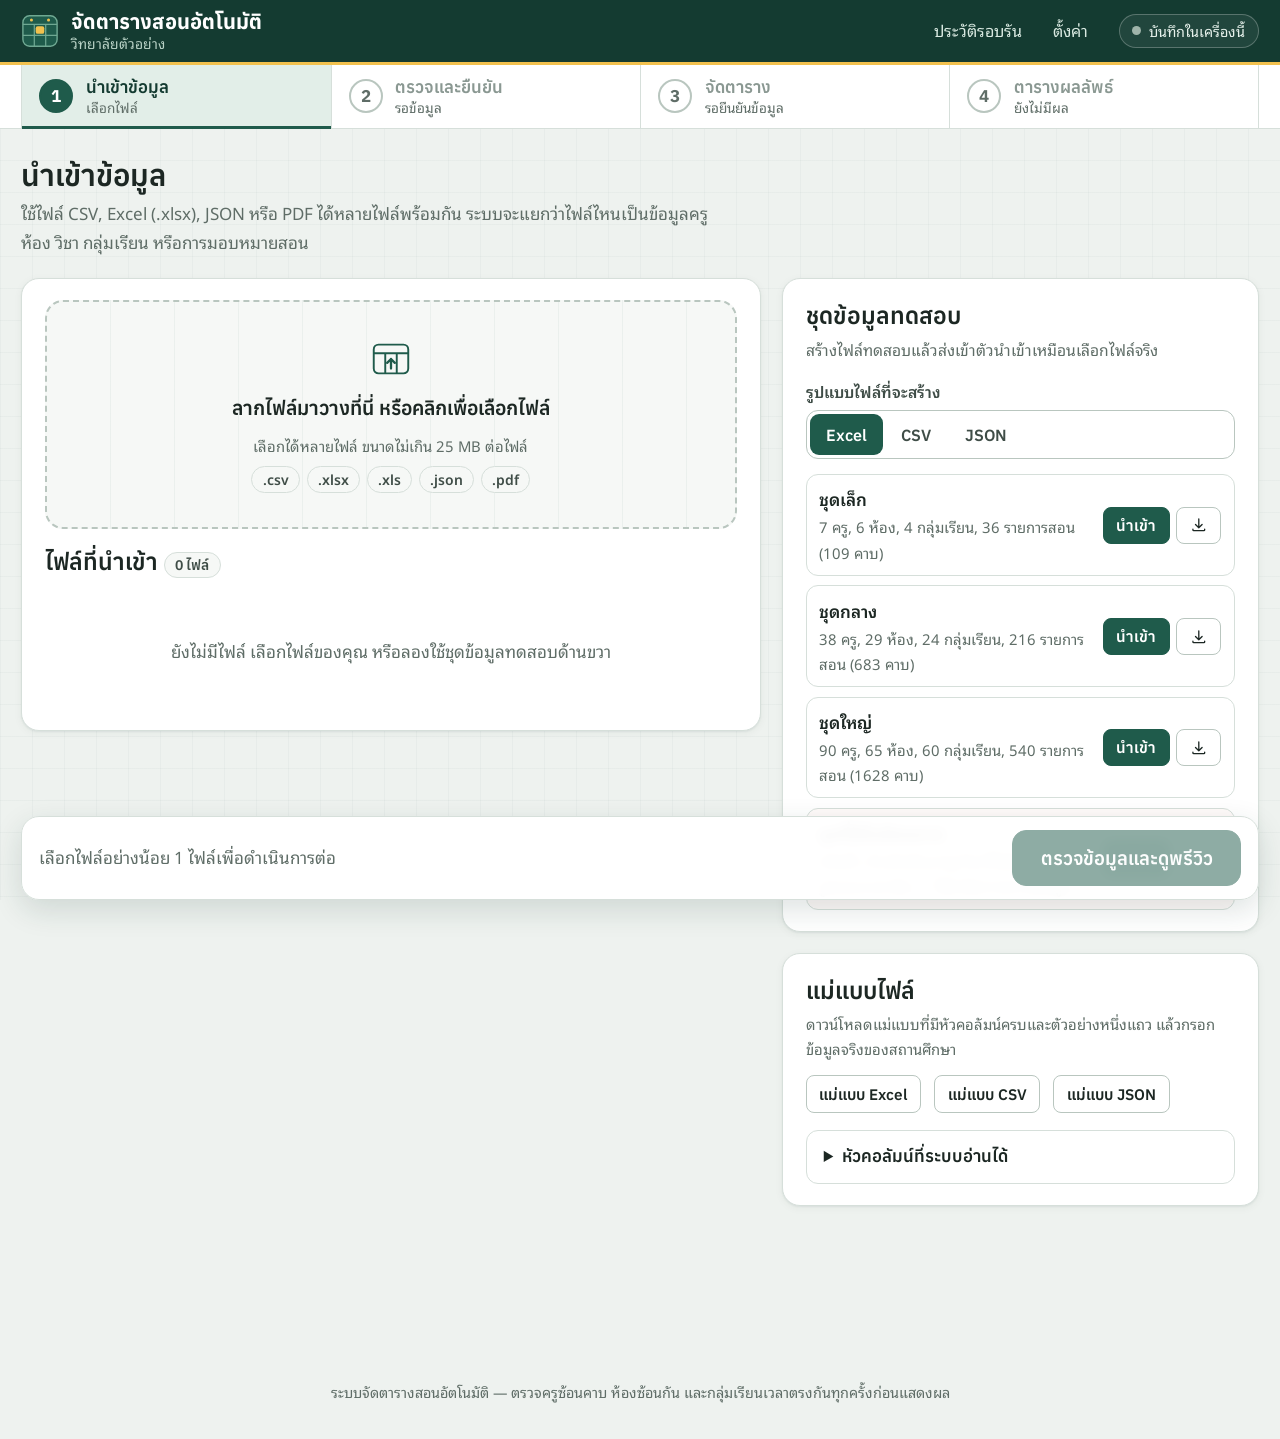
<file: index.html>
<!doctype html>
<html lang="th">
<head>
  <meta charset="utf-8">
  <meta name="viewport" content="width=device-width, initial-scale=1">
  <title>จัดตารางสอนอัตโนมัติ</title>
  <meta name="description" content="ระบบจัดตารางสอนอัตโนมัติ นำเข้าข้อมูลครู ห้อง วิชา กลุ่มเรียน แล้วจัดตารางโดยไม่ให้ครู ห้อง หรือกลุ่มเรียนซ้อนเวลากัน">
  <meta name="theme-color" content="#143b31">
  <link rel="icon" href="favicon.svg" type="image/svg+xml">
  <link rel="preconnect" href="https://fonts.googleapis.com">
  <link rel="preconnect" href="https://fonts.gstatic.com" crossorigin>
  <link rel="stylesheet" href="https://fonts.googleapis.com/css2?family=Anuphan:wght@400;500;600;700&family=Noto+Sans+Thai+Looped:wght@400;500;600;700&display=swap">
  <link rel="stylesheet" href="css/base.css">
  <link rel="stylesheet" href="css/layout.css">
  <link rel="stylesheet" href="css/components.css">
  <link rel="stylesheet" href="css/timetable.css">
</head>
<body>
  <a class="skip-link" href="#main">ข้ามไปที่เนื้อหา</a>

  <header class="topbar">
    <div class="topbar-inner">
      <a class="brand" href="#import" aria-label="จัดตารางสอนอัตโนมัติ หน้าแรก">
        <svg class="brand-mark" viewBox="0 0 40 40" aria-hidden="true">
          <rect x="2" y="4" width="36" height="32" rx="7" fill="#1f5b4b" stroke="#6fa892" stroke-width="1.5"/>
          <path d="M2 13h36M14 13v23M26 13v23M2 24.5h36" stroke="#6fa892" stroke-width="1.3"/>
          <rect x="15.5" y="15" width="9" height="8" rx="2" fill="#f2c14e"/>
          <circle cx="11" cy="8.5" r="1.6" fill="#f2c14e"/><circle cx="29" cy="8.5" r="1.6" fill="#f2c14e"/>
        </svg>
        <span class="brand-name">จัดตารางสอนอัตโนมัติ<span class="brand-sub" id="brandSub">วิทยาลัยตัวอย่าง</span></span>
      </a>
      <span class="topbar-spacer"></span>
      <nav class="topbar-links" aria-label="เมนูเสริม">
        <a href="#history" data-nav="history">ประวัติรอบรัน</a>
        <a href="#settings" data-nav="settings">ตั้งค่า</a>
      </nav>
      <button type="button" class="store-chip" id="storeChip" data-state="local" title="ที่เก็บข้อมูล">
        <span class="dot" aria-hidden="true"></span><span id="storeChipText">บันทึกในเครื่องนี้</span>
      </button>
    </div>
  </header>

  <div class="stepper-wrap">
    <nav aria-label="ขั้นตอนการทำงาน">
      <ol class="stepper" id="stepper">
        <li><a href="#import" data-step="import"><span class="step-no">1</span><span class="step-text"><span class="step-name">นำเข้าข้อมูล</span><span class="step-state" data-state-for="import">เลือกไฟล์</span></span></a></li>
        <li><a href="#preview" data-step="preview"><span class="step-no">2</span><span class="step-text"><span class="step-name">ตรวจและยืนยัน</span><span class="step-state" data-state-for="preview">รอข้อมูล</span></span></a></li>
        <li><a href="#run" data-step="run"><span class="step-no">3</span><span class="step-text"><span class="step-name">จัดตาราง</span><span class="step-state" data-state-for="run">รอยืนยันข้อมูล</span></span></a></li>
        <li><a href="#results" data-step="results"><span class="step-no">4</span><span class="step-text"><span class="step-name">ตารางผลลัพธ์</span><span class="step-state" data-state-for="results">ยังไม่มีผล</span></span></a></li>
      </ol>
    </nav>
  </div>

  <main id="main" tabindex="-1">

    <!-- ===================== 1) นำเข้าข้อมูล ===================== -->
    <section class="view" id="view-import" data-view="import" hidden>
      <div class="page-head">
        <div>
          <h1>นำเข้าข้อมูล</h1>
          <p>ใช้ไฟล์ CSV, Excel (.xlsx), JSON หรือ PDF ได้หลายไฟล์พร้อมกัน ระบบจะแยกว่าไฟล์ไหนเป็นข้อมูลครู ห้อง วิชา กลุ่มเรียน หรือการมอบหมายสอน</p>
        </div>
      </div>
      <div class="cols-2">
        <div class="stack">
          <div class="panel">
            <label class="dropzone" id="dropzone" for="fileInput">
              <svg viewBox="0 0 48 48" fill="none" stroke="currentColor" stroke-width="2" aria-hidden="true"><rect x="6" y="9" width="36" height="30" rx="5"/><path d="M6 18h36M18 18v21M30 18v21"/><path d="M24 34V24m0 0-4 4m4-4 4 4" stroke-width="2.4" stroke-linecap="round" stroke-linejoin="round"/></svg>
              <span class="dz-title">ลากไฟล์มาวางที่นี่ หรือคลิกเพื่อเลือกไฟล์</span>
              <span class="muted small">เลือกได้หลายไฟล์ ขนาดไม่เกิน 25 MB ต่อไฟล์</span>
              <span class="dz-types"><span class="badge">.csv</span><span class="badge">.xlsx</span><span class="badge">.xls</span><span class="badge">.json</span><span class="badge">.pdf</span></span>
            </label>
            <input type="file" id="fileInput" class="sr-only" multiple accept=".csv,.tsv,.txt,.xlsx,.xls,.ods,.json,.pdf,text/csv,application/json,application/pdf,application/vnd.openxmlformats-officedocument.spreadsheetml.sheet">
            <div class="row between" style="margin-top:1rem">
              <h2 style="margin:0">ไฟล์ที่นำเข้า <span class="badge" id="jobCount">0 ไฟล์</span></h2>
              <button type="button" class="btn btn-sm btn-ghost" id="clearJobs" hidden>ล้างรายการทั้งหมด</button>
            </div>
            <ul class="jobs" id="jobs" aria-live="polite"></ul>
            <div class="empty-state" id="jobsEmpty">
              <p style="margin:0 auto">ยังไม่มีไฟล์ เลือกไฟล์ของคุณ หรือลองใช้ชุดข้อมูลทดสอบด้านขวา</p>
            </div>
          </div>
        </div>

        <aside class="stack">
          <div class="panel">
            <div class="panel-head">
              <div>
                <h2>ชุดข้อมูลทดสอบ</h2>
                <p>สร้างไฟล์ทดสอบแล้วส่งเข้าตัวนำเข้าเหมือนเลือกไฟล์จริง</p>
              </div>
            </div>
            <div class="field" style="margin-bottom:0.9rem">
              <span>รูปแบบไฟล์ที่จะสร้าง</span>
              <div class="segmented" id="sampleFormat" role="group" aria-label="รูปแบบไฟล์ชุดทดสอบ">
                <button type="button" data-fmt="xlsx" aria-pressed="true">Excel</button>
                <button type="button" data-fmt="csv" aria-pressed="false">CSV</button>
                <button type="button" data-fmt="json" aria-pressed="false">JSON</button>
              </div>
            </div>
            <div class="stack" style="gap:0.55rem" id="sampleButtons"></div>
          </div>

          <div class="panel">
            <h2>แม่แบบไฟล์</h2>
            <p class="muted small">ดาวน์โหลดแม่แบบที่มีหัวคอลัมน์ครบและตัวอย่างหนึ่งแถว แล้วกรอกข้อมูลจริงของสถานศึกษา</p>
            <div class="row">
              <button type="button" class="btn btn-sm" data-template="xlsx">แม่แบบ Excel</button>
              <button type="button" class="btn btn-sm" data-template="csv">แม่แบบ CSV</button>
              <button type="button" class="btn btn-sm" data-template="json">แม่แบบ JSON</button>
            </div>
            <details class="help" style="margin-top:1rem">
              <summary>หัวคอลัมน์ที่ระบบอ่านได้</summary>
              <div class="help-body" id="columnHelp"></div>
            </details>
          </div>
        </aside>
      </div>

      <div class="footer-bar">
        <span id="importSummary" class="muted">เลือกไฟล์อย่างน้อย 1 ไฟล์เพื่อดำเนินการต่อ</span>
        <button type="button" class="btn btn-primary btn-lg" id="toPreview" disabled>ตรวจข้อมูลและดูพรีวิว</button>
      </div>
    </section>

    <!-- ===================== 2) ตรวจและยืนยัน ===================== -->
    <section class="view" id="view-preview" data-view="preview" hidden>
      <div class="page-head">
        <div>
          <h1>ตรวจข้อมูลก่อนบันทึก</h1>
          <p>เทียบจำนวนรายการที่ระบบอ่านได้กับไฟล์ต้นฉบับ ดูข้อผิดพลาดพร้อมวิธีแก้ แล้วจึงกด "ยืนยันข้อมูลนำเข้า"</p>
        </div>
        <div class="page-actions">
          <a class="btn" href="#import">กลับไปแก้ไฟล์</a>
        </div>
      </div>
      <div id="previewBody"></div>
      <div class="footer-bar" id="previewFooter">
        <span id="confirmHint"></span>
        <button type="button" class="btn btn-primary btn-lg" id="confirmImport">ยืนยันข้อมูลนำเข้า</button>
      </div>
    </section>

    <!-- ===================== 3) จัดตาราง ===================== -->
    <section class="view" id="view-run" data-view="run" hidden>
      <div class="page-head">
        <div>
          <h1>จัดตาราง</h1>
          <p id="runDatasetLine">กำหนดช่วงเวลาเรียน แล้วกด "จัดตาราง" ระหว่างคำนวณสามารถยกเลิกหรือเริ่มใหม่ได้</p>
        </div>
      </div>
      <div class="cols-run">
        <div class="panel" id="settingsPanel">
          <div class="panel-head"><div><h2>ช่วงเวลาเรียน</h2><p>ใช้กับการจัดตารางทุกกลุ่มเรียน</p></div></div>
          <div class="ruler" id="ruler" aria-label="คาบเรียนและเวลา"></div>
          <form id="settingsForm" class="form-grid" style="margin-top:1rem" onsubmit="return false">
            <div class="field span-2">
              <span>วันเรียน</span>
              <div class="day-picks" id="dayPicks"></div>
            </div>
            <label class="field"><span>จำนวนคาบต่อวัน</span><input class="input" type="number" name="periodsPerDay" min="3" max="14" required></label>
            <label class="field"><span>เวลาเริ่มคาบแรก</span><input class="input" type="time" name="startTime" required></label>
            <label class="field"><span>ความยาวคาบ (นาที)</span><input class="input" type="number" name="periodMinutes" min="30" max="120" step="5" required></label>
            <label class="field"><span>พักกลางวันหลังคาบที่</span><input class="input" type="number" name="breakAfter" min="0" max="13"><span class="hint">ใส่ 0 ถ้าไม่มีพัก</span></label>
            <label class="field"><span>ความยาวพัก (นาที)</span><input class="input" type="number" name="breakMinutes" min="0" max="120" step="5"></label>
            <label class="field"><span>คาบต่อเนื่องสูงสุดต่อครั้ง</span><input class="input" type="number" name="maxBlock" min="1" max="8"><span class="hint">วิชา 5 คาบ แบ่งได้เป็น 3+2</span></label>
            <label class="field"><span>ช่วงกิจกรรม (ไม่จัดสอน)</span><input class="input" type="text" name="blocked" placeholder="เช่น พ7-8"><span class="hint">วันย่อ+คาบ คั่นด้วย ; เช่น พ7-8; ศ8</span></label>
            <label class="field"><span>ชื่อกิจกรรม</span><input class="input" type="text" name="blockedLabel" placeholder="กิจกรรมชมรม"></label>
            <label class="check span-2"><input type="checkbox" name="noCrossBreak"> <span>ห้ามเรียนต่อเนื่องคร่อมช่วงพักกลางวัน</span></label>
            <label class="check span-2"><input type="checkbox" name="oneSessionPerDay"> <span>วิชาเดียวกันของกลุ่มเดียวกันไม่เรียนซ้ำวัน (ถ้าทำได้)</span></label>
            <div class="field span-2">
              <span>ความละเอียดการค้นหา</span>
              <div class="segmented" id="qualityPick" role="group" aria-label="ความละเอียดการค้นหา">
                <button type="button" data-q="fast" aria-pressed="false">เร็ว</button>
                <button type="button" data-q="normal" aria-pressed="true">มาตรฐาน</button>
                <button type="button" data-q="deep" aria-pressed="false">ละเอียด</button>
              </div>
              <span class="hint" id="qualityHint"></span>
            </div>
          </form>
          <div id="settingsError" style="margin-top:0.8rem"></div>
        </div>

        <div class="stack">
          <div class="panel" id="runPanel">
            <div class="panel-head">
              <div><h2>สถานะการคำนวณ</h2><p id="runModeLine">พร้อมจัดตาราง</p></div>
              <span class="badge" id="runStatusBadge">ยังไม่เริ่ม</span>
            </div>
            <div class="row" style="margin-bottom:1rem">
              <button type="button" class="btn btn-primary btn-lg" id="btnRun">จัดตาราง</button>
              <button type="button" class="btn btn-danger btn-lg" id="btnCancel" disabled>ยกเลิก</button>
              <button type="button" class="btn btn-lg" id="btnRestart" disabled>เริ่มใหม่</button>
            </div>
            <div class="row between small" style="margin-bottom:0.35rem">
              <span id="runPhase" aria-live="polite">-</span>
              <span class="num" id="runPct">0%</span>
            </div>
            <div class="progress progress-lg" id="runProgress" role="progressbar" aria-label="ความคืบหน้าการจัดตาราง" aria-valuemin="0" aria-valuemax="100" aria-valuenow="0"><span></span></div>
            <div class="metrics metrics-4" style="margin-top:1rem" id="runStats"></div>
            <h3 style="margin-top:1.1rem">บันทึกการทำงาน</h3>
            <ul class="log" id="runLog"></ul>
          </div>
          <div id="runResultBox"></div>
        </div>
      </div>
    </section>

    <!-- ===================== 4) ตารางผลลัพธ์ ===================== -->
    <section class="view" id="view-results" data-view="results" hidden>
      <div class="page-head">
        <div>
          <h1>ตารางผลลัพธ์</h1>
          <p id="resultsLine">-</p>
        </div>
        <div class="page-actions" id="resultActions"></div>
      </div>
      <div id="resultsBody"></div>
    </section>

    <!-- ===================== ประวัติรอบรัน ===================== -->
    <section class="view" id="view-history" data-view="history" hidden>
      <div class="page-head">
        <div>
          <h1>ประวัติรอบรัน</h1>
          <p id="historyLine">รอบการจัดตารางที่ผ่านมา เปิดดูผล ยืนยัน หรือพิมพ์ได้</p>
        </div>
        <div class="page-actions"><button type="button" class="btn" id="reloadHistory">โหลดใหม่</button></div>
      </div>
      <div class="panel" id="historyBody"></div>
    </section>

    <!-- ===================== ตั้งค่า ===================== -->
    <section class="view" id="view-settings" data-view="settings" hidden>
      <div class="page-head"><div><h1>ตั้งค่า</h1><p>ข้อมูลสถานศึกษาที่แสดงบนหัวตาราง และการเชื่อมต่อฐานข้อมูล Supabase</p></div></div>
      <div class="cols-2">
        <div class="panel">
          <h2>ฐานข้อมูล Supabase</h2>
          <p class="muted small">ใส่ Project URL และ anon / publishable key (ห้ามใช้ service_role) ถ้าตั้งค่าไว้ใน js/config.js แล้วไม่ต้องกรอกที่นี่</p>
          <form id="dbForm" class="stack" style="gap:0.9rem" onsubmit="return false">
            <label class="field"><span>Project URL</span><input class="input" name="url" type="url" placeholder="https://xxxx.supabase.co" autocomplete="off"></label>
            <label class="field"><span>anon / publishable key</span><input class="input" name="key" type="password" placeholder="eyJhbGciOi... หรือ sb_publishable_..." autocomplete="off"></label>
            <div class="row">
              <button type="button" class="btn btn-primary" id="dbSave">บันทึกและทดสอบ</button>
              <button type="button" class="btn" id="dbTest">ทดสอบการเชื่อมต่อ</button>
              <button type="button" class="btn btn-ghost" id="dbClear">ล้างค่าที่กรอก</button>
            </div>
            <div id="dbStatus"></div>
          </form>
        </div>
        <div class="stack">
          <div class="panel">
            <h2>ข้อมูลสถานศึกษา</h2>
            <form id="schoolForm" class="stack" style="gap:0.9rem" onsubmit="return false">
              <label class="field"><span>ชื่อสถานศึกษา</span><input class="input" name="schoolName" type="text"></label>
              <label class="field"><span>ภาคเรียน / ปีการศึกษา</span><input class="input" name="term" type="text"></label>
              <div><button type="button" class="btn btn-primary" id="schoolSave">บันทึก</button></div>
            </form>
          </div>
          <div class="panel">
            <h2>ข้อมูลในเครื่องนี้</h2>
            <p class="muted small">ประวัติรอบรันสำรองไว้ในเบราว์เซอร์นี้ด้วย (สูงสุด 15 รอบล่าสุด) ล้างได้โดยไม่กระทบข้อมูลใน Supabase</p>
            <button type="button" class="btn btn-danger" id="clearLocal">ล้างประวัติในเครื่อง</button>
          </div>
        </div>
      </div>
    </section>
  </main>

  <footer class="site-foot">ระบบจัดตารางสอนอัตโนมัติ — ตรวจครูซ้อนคาบ ห้องซ้อนกัน และกลุ่มเรียนเวลาตรงกันทุกครั้งก่อนแสดงผล</footer>

  <dialog class="sheet" id="detailDialog" aria-labelledby="detailTitle">
    <div class="sheet-head">
      <div><div class="muted small" id="detailCode"></div><h2 id="detailTitle" style="margin:0"></h2></div>
      <button type="button" class="icon-btn" id="detailClose" aria-label="ปิด"></button>
    </div>
    <div class="sheet-body" id="detailBody"></div>
  </dialog>

  <div class="toasts" id="toasts" aria-live="polite"></div>

  <script src="js/config.js"></script>
  <script src="js/utils.js"></script>
  <script src="js/schema.js"></script>
  <script src="js/timemodel.js"></script>
  <script src="js/parsers/csv.js"></script>
  <script src="js/parsers/xlsx.js"></script>
  <script src="js/parsers/json.js"></script>
  <script src="js/parsers/pdf.js"></script>
  <script src="js/validator.js"></script>
  <script src="js/scheduler-core.js"></script>
  <script src="js/scheduler-runner.js"></script>
  <script src="js/metrics.js"></script>
  <script src="js/timetable-model.js"></script>
  <script src="js/exporter.js"></script>
  <script src="js/samples.js"></script>
  <script src="js/storage.js"></script>
  <script src="js/importer.js"></script>
  <script src="js/ui/common.js"></script>
  <script src="js/ui/import-view.js"></script>
  <script src="js/ui/preview-view.js"></script>
  <script src="js/ui/run-view.js"></script>
  <script src="js/ui/results-view.js"></script>
  <script src="js/ui/history-view.js"></script>
  <script src="js/ui/settings-view.js"></script>
  <script src="js/app.js"></script>
</body>
</html>
</file>
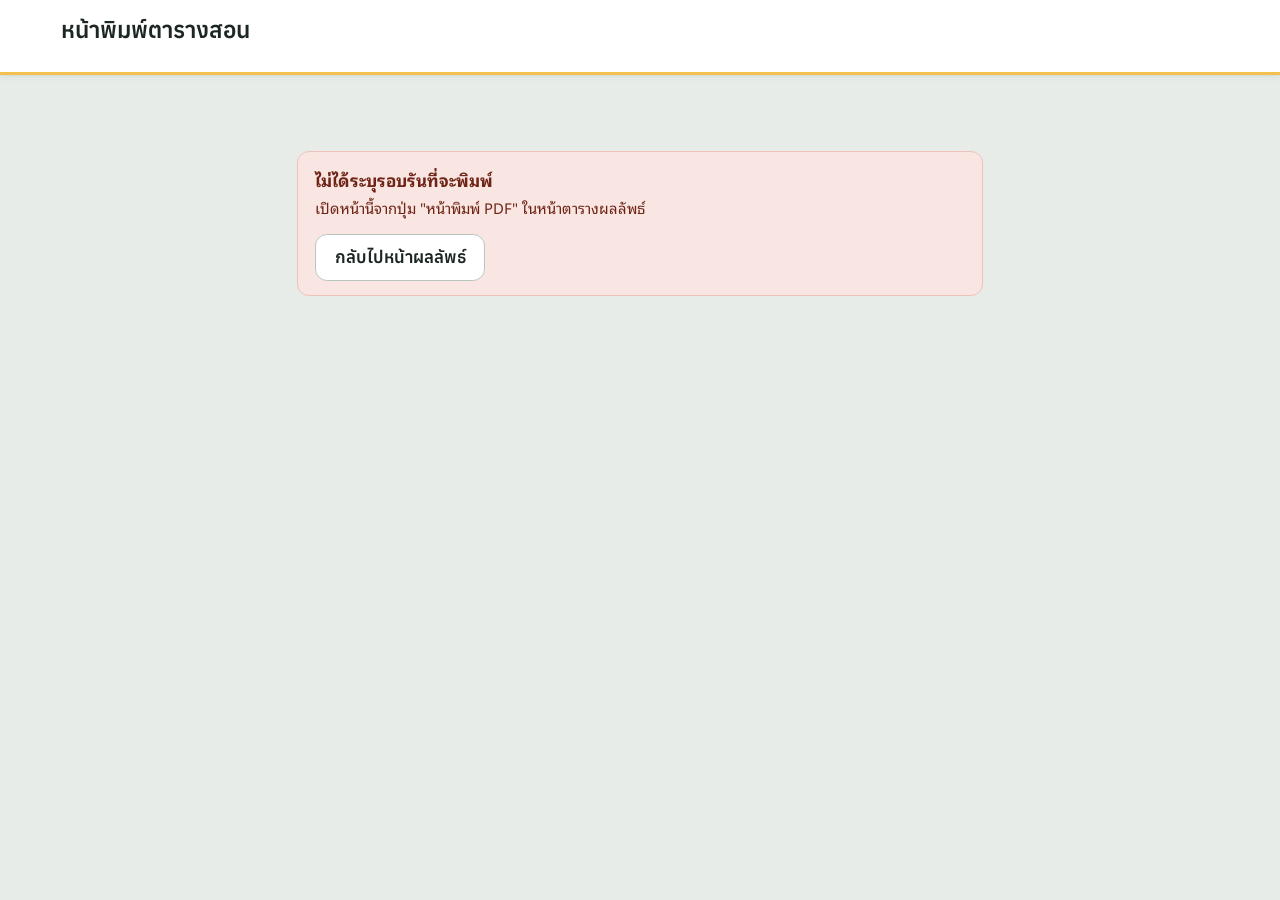
<file: print.html>
<!doctype html>
<html lang="th">
<head>
  <meta charset="utf-8">
  <meta name="viewport" content="width=device-width, initial-scale=1">
  <title>พิมพ์ตารางสอน</title>
  <link rel="icon" href="favicon.svg" type="image/svg+xml">
  <link rel="preconnect" href="https://fonts.googleapis.com">
  <link rel="preconnect" href="https://fonts.gstatic.com" crossorigin>
  <link rel="stylesheet" href="https://fonts.googleapis.com/css2?family=Anuphan:wght@400;500;600;700&family=Noto+Sans+Thai+Looped:wght@400;500;600;700&display=swap">
  <link rel="stylesheet" href="css/base.css">
  <link rel="stylesheet" href="css/components.css">
  <link rel="stylesheet" href="css/print.css">
</head>
<body class="print-page">
  <div class="print-toolbar no-print" role="region" aria-label="ตัวเลือกการพิมพ์">
    <div class="print-toolbar-inner">
      <div>
        <h1>หน้าพิมพ์ตารางสอน</h1>
        <p class="muted small" id="printInfo">กำลังโหลด…</p>
      </div>
      <div class="row" id="printControls" hidden>
        <label class="field"><span>พิมพ์ตาราง</span>
          <select class="select" id="pView">
            <option value="group">รายกลุ่มเรียน</option>
            <option value="teacher">รายครู</option>
            <option value="room">รายห้อง</option>
          </select>
        </label>
        <label class="field"><span>เลือก</span><select class="select" id="pWhich"></select></label>
        <label class="check" style="align-self:end;margin-bottom:0.6rem"><input type="checkbox" id="pSummary" checked> <span>หน้าสรุปตัวชี้วัด</span></label>
        <button type="button" class="btn btn-primary btn-lg" id="pPrint" style="align-self:end">พิมพ์ / บันทึกเป็น PDF</button>
        <a class="btn btn-lg" href="index.html#results" style="align-self:end">กลับไปหน้าผลลัพธ์</a>
      </div>
    </div>
    <p class="small muted print-tip" id="printTip" hidden>ในหน้าต่างพิมพ์ เลือกปลายทาง "บันทึกเป็น PDF" (Save as PDF) และกระดาษ A4 แนวนอน</p>
  </div>
  <div id="pages"></div>

  <script src="js/config.js"></script>
  <script src="js/utils.js"></script>
  <script src="js/schema.js"></script>
  <script src="js/timemodel.js"></script>
  <script src="js/metrics.js"></script>
  <script src="js/timetable-model.js"></script>
  <script src="js/storage.js"></script>
  <script src="js/print.js"></script>
</body>
</html>
</file>
<file: css/base.css>
/* base.css — โทนสี ฟอนต์ และค่าพื้นฐานของทั้งเว็บ
   แนวคิด: "กระดานตารางเรียน" — พื้นเทาอมเขียวสบายตา สีหลักเขียวกระดานดำ สีเน้นเหลืองชอล์ก
   ตัวหนังสือหัวเรื่อง Anuphan (ไทยไม่มีหัว อ่านง่าย ทันสมัย) เนื้อหา Noto Sans Thai Looped (มีหัว อ่านง่ายสำหรับทุกวัย) */

:root {
  --paper: #eef2ef;
  --surface: #ffffff;
  --surface-2: #f6f8f6;
  --ink: #1c2723;
  --ink-2: #3f4d47;
  --muted: #5f6d67;
  --line: #d6dfda;
  --line-strong: #b9c6bf;

  --board: #1f5b4b;
  --board-hover: #194d3f;
  --board-deep: #143b31;
  --board-soft: #e2eee8;
  --board-ink: #ffffff;
  --chalk: #f2c14e;
  --chalk-soft: #fbf0d2;

  --danger: #b03d2b;
  --danger-soft: #f9e5e1;
  --warn: #8f5d05;
  --warn-soft: #fbf0d9;
  --ok: #1f6d4b;
  --ok-soft: #e0f1e8;
  --info: #2c5a88;
  --info-soft: #e3ecf6;

  /* สีประจำวิชา 12 สี: พื้น / เส้นขอบ */
  --c0-bg: #e3f0e7; --c0-bd: #7fb393;
  --c1-bg: #e2edf8; --c1-bd: #7fa6d1;
  --c2-bg: #fbe9da; --c2-bd: #d99d69;
  --c3-bg: #eee7f6; --c3-bd: #a28ccb;
  --c4-bg: #f7f0d3; --c4-bd: #c8ac45;
  --c5-bg: #f8e3e7; --c5-bd: #cf8696;
  --c6-bg: #dcf0ef; --c6-bd: #5fb0a9;
  --c7-bg: #f3e5dd; --c7-bd: #bb8d75;
  --c8-bg: #ebeed6; --c8-bd: #9aa35a;
  --c9-bg: #e5e8f8; --c9-bd: #8a95d4;
  --c10-bg: #def3ea; --c10-bd: #6cbb97;
  --c11-bg: #f0ebe0; --c11-bd: #b09d78;

  --font-head: 'Anuphan', 'Noto Sans Thai Looped', 'Leelawadee UI', 'Thonburi', 'Loma', sans-serif;
  --font-body: 'Noto Sans Thai Looped', 'Leelawadee UI', 'Thonburi', 'Tahoma', 'Loma', sans-serif;

  --r-lg: 18px;
  --r-md: 12px;
  --r-sm: 8px;
  --shadow-1: 0 1px 2px rgba(20, 59, 49, 0.06), 0 2px 8px rgba(20, 59, 49, 0.05);
  --shadow-2: 0 10px 30px rgba(20, 59, 49, 0.14);
  --focus: 0 0 0 3px var(--surface), 0 0 0 6px var(--chalk);
  --ease: cubic-bezier(0.2, 0.7, 0.2, 1);
}

*, *::before, *::after { box-sizing: border-box; }

html {
  font-size: 106.25%; /* 17px */
  -webkit-text-size-adjust: 100%;
  scroll-behavior: smooth;
}

body {
  margin: 0;
  background: var(--paper);
  color: var(--ink);
  font-family: var(--font-body);
  font-size: 1rem;
  line-height: 1.7;
  min-height: 100vh;
  /* ลายตารางจาง ๆ เหมือนกระดาษกราฟ */
  background-image:
    linear-gradient(rgba(31, 91, 75, 0.035) 1px, transparent 1px),
    linear-gradient(90deg, rgba(31, 91, 75, 0.035) 1px, transparent 1px);
  background-size: 32px 32px;
  background-attachment: fixed;
}

h1, h2, h3, h4 {
  font-family: var(--font-head);
  font-weight: 600;
  line-height: 1.35;
  margin: 0 0 0.5em;
  color: var(--ink);
  letter-spacing: 0;
}
h1 { font-size: 1.75rem; }
h2 { font-size: 1.375rem; }
h3 { font-size: 1.125rem; }
h4 { font-size: 1rem; }
p { margin: 0 0 0.9em; max-width: 72ch; }
small, .small { font-size: 0.875rem; }
a { color: var(--board); text-underline-offset: 3px; }
a:hover { color: var(--board-deep); }
code, kbd {
  font-family: ui-monospace, 'SFMono-Regular', Menlo, Consolas, monospace;
  font-size: 0.875em;
  background: var(--surface-2);
  border: 1px solid var(--line);
  border-radius: 6px;
  padding: 0.05em 0.4em;
}
hr { border: 0; border-top: 1px solid var(--line); margin: 1.25rem 0; }

:focus-visible { outline: none; box-shadow: var(--focus); border-radius: 6px; }

.sr-only {
  position: absolute; width: 1px; height: 1px; padding: 0; margin: -1px;
  overflow: hidden; clip: rect(0, 0, 0, 0); white-space: nowrap; border: 0;
}

.skip-link {
  position: absolute; left: 12px; top: -60px; z-index: 100;
  background: var(--board); color: #fff; padding: 10px 16px; border-radius: var(--r-sm);
  font-weight: 600; text-decoration: none;
}
.skip-link:focus { top: 12px; color: #fff; }

.muted { color: var(--muted); }
.num { font-variant-numeric: tabular-nums; }
.nowrap { white-space: nowrap; }
[hidden] { display: none !important; }

@media (prefers-reduced-motion: reduce) {
  *, *::before, *::after { animation-duration: 0.001ms !important; animation-iteration-count: 1 !important; transition-duration: 0.001ms !important; scroll-behavior: auto !important; }
}
</file>
<file: css/layout.css>
/* layout.css — โครงหน้า: แถบบน, แถบขั้นตอน (ออกแบบให้เหมือนหัวตารางเรียนที่มีช่องคาบ), พื้นที่เนื้อหา */

.topbar {
  position: sticky; top: 0; z-index: 40;
  background: var(--board-deep);
  color: #eaf3ee;
  border-bottom: 3px solid var(--chalk);
}
.topbar-inner {
  max-width: 1360px; margin: 0 auto; padding: 0.6rem 1.25rem;
  display: flex; align-items: center; gap: 1rem; flex-wrap: wrap;
}
.brand { display: flex; align-items: center; gap: 0.7rem; color: #fff; text-decoration: none; }
.brand:hover { color: #fff; }
.brand-mark { width: 38px; height: 38px; flex: none; }
.brand-name { font-family: var(--font-head); font-weight: 700; font-size: 1.2rem; line-height: 1.2; }
.brand-sub { display: block; font-family: var(--font-body); font-weight: 400; font-size: 0.82rem; color: #b9d2c6; }
.topbar-spacer { flex: 1; }
.topbar-links { display: flex; gap: 0.25rem; }
.topbar-links a {
  color: #d9e9e1; text-decoration: none; padding: 0.4rem 0.8rem; border-radius: 999px; font-size: 0.95rem;
  transition: background 0.15s;
}
.topbar-links a:hover, .topbar-links a[aria-current="page"] { background: rgba(255, 255, 255, 0.12); color: #fff; }

.store-chip {
  display: inline-flex; align-items: center; gap: 0.45rem; font-size: 0.85rem;
  border: 1px solid rgba(255, 255, 255, 0.25); border-radius: 999px; padding: 0.25rem 0.75rem; color: #e6f1eb;
  background: rgba(255, 255, 255, 0.06); cursor: pointer; font-family: inherit;
}
.store-chip .dot { width: 9px; height: 9px; border-radius: 50%; background: #9fb4aa; }
.store-chip[data-state="remote"] .dot { background: #5fd39a; }
.store-chip[data-state="error"] .dot { background: #ff8a73; }

/* ---------- แถบขั้นตอน: ช่องเรียงเหมือนคาบเรียน ---------- */
.stepper-wrap { background: var(--surface); border-bottom: 1px solid var(--line); }
.stepper {
  max-width: 1360px; margin: 0 auto; padding: 0 1.25rem;
  display: grid; grid-template-columns: repeat(4, 1fr); counter-reset: step;
  list-style: none;
}
.stepper li { border-left: 1px solid var(--line); }
.stepper li:last-child { border-right: 1px solid var(--line); }
.stepper a {
  display: flex; align-items: center; gap: 0.75rem; padding: 0.7rem 1rem; text-decoration: none; color: var(--ink-2);
  position: relative; height: 100%; transition: background 0.15s;
}
.stepper a:hover { background: var(--surface-2); color: var(--ink); }
.stepper .step-no {
  width: 2rem; height: 2rem; flex: none; border-radius: 50%; display: grid; place-items: center;
  border: 2px solid var(--line-strong); font-family: var(--font-head); font-weight: 700; color: var(--muted); background: var(--surface);
}
.stepper .step-text { display: flex; flex-direction: column; line-height: 1.3; }
.stepper .step-name { font-family: var(--font-head); font-weight: 600; font-size: 1rem; }
.stepper .step-state { font-size: 0.8rem; color: var(--muted); }
.stepper a[aria-current="step"] { background: var(--board-soft); color: var(--board-deep); }
.stepper a[aria-current="step"]::after {
  content: ''; position: absolute; left: 0; right: 0; bottom: -1px; height: 3px; background: var(--board);
}
.stepper a[aria-current="step"] .step-no { border-color: var(--board); background: var(--board); color: #fff; }
.stepper a.is-done .step-no { border-color: var(--ok); color: var(--ok); }
.stepper a.is-locked { color: #8a9892; cursor: not-allowed; }
.stepper a.is-locked:hover { background: transparent; }

main {
  max-width: 1360px; margin: 0 auto; padding: 1.5rem 1.25rem 4rem;
}
.view { animation: view-in 0.28s var(--ease); }
@keyframes view-in { from { opacity: 0; transform: translateY(6px); } to { opacity: 1; transform: none; } }

.page-head { display: flex; align-items: flex-end; justify-content: space-between; gap: 1rem; flex-wrap: wrap; margin-bottom: 1.25rem; }
.page-head h1 { margin: 0; }
.page-head p { margin: 0.25rem 0 0; color: var(--muted); }
.page-actions { display: flex; gap: 0.6rem; flex-wrap: wrap; align-items: center; }

.cols-2 { display: grid; grid-template-columns: minmax(0, 1.55fr) minmax(300px, 1fr); gap: 1.25rem; align-items: start; }
.cols-run { display: grid; grid-template-columns: minmax(320px, 1fr) minmax(0, 1.4fr); gap: 1.25rem; align-items: start; }
.stack { display: flex; flex-direction: column; gap: 1.25rem; }
.row { display: flex; gap: 0.75rem; align-items: center; flex-wrap: wrap; }
.row.between { justify-content: space-between; }

.footer-bar {
  position: sticky; bottom: 0; z-index: 20; margin-top: 1.25rem;
  background: rgba(255, 255, 255, 0.96); backdrop-filter: blur(6px);
  border: 1px solid var(--line); border-radius: var(--r-lg); padding: 0.8rem 1rem;
  display: flex; gap: 1rem; align-items: center; justify-content: space-between; flex-wrap: wrap;
  box-shadow: var(--shadow-2);
}

.site-foot { text-align: center; color: var(--muted); font-size: 0.85rem; padding: 0 1rem 2rem; }

@media (max-width: 1080px) {
  .cols-2, .cols-run { grid-template-columns: 1fr; }
}
@media (max-width: 760px) {
  html { font-size: 100%; }
  .stepper { grid-template-columns: repeat(4, minmax(0, 1fr)); padding: 0; }
  .stepper a { flex-direction: column; gap: 0.25rem; padding: 0.55rem 0.3rem; text-align: center; }
  .stepper .step-name { font-size: 0.85rem; }
  .stepper .step-state { display: none; }
  .topbar-links a { padding: 0.35rem 0.55rem; font-size: 0.9rem; }
  .brand-sub { display: none; }
  main { padding: 1rem 0.75rem 4rem; }
}
</file>
<file: css/components.css>
/* components.css — ปุ่ม การ์ด ฟอร์ม ตาราง ป้ายสถานะ แถบความคืบหน้า แจ้งเตือน และหน้าต่างรายละเอียด */

/* ---------- ปุ่ม ---------- */
.btn {
  --bg: var(--surface); --fg: var(--ink); --bd: var(--line-strong);
  position: relative; overflow: hidden; isolation: isolate;
  display: inline-flex; align-items: center; justify-content: center; gap: 0.5rem;
  min-height: 2.75rem; padding: 0.5rem 1.1rem;
  font-family: var(--font-head); font-weight: 600; font-size: 1rem; line-height: 1.2;
  color: var(--fg); background: var(--bg); border: 1.5px solid var(--bd); border-radius: var(--r-md);
  cursor: pointer; text-decoration: none; user-select: none;
  transition: background 0.15s, border-color 0.15s, transform 0.12s var(--ease), box-shadow 0.15s;
}
.btn:hover { background: var(--surface-2); border-color: var(--ink-2); color: var(--fg); }
.btn:active { transform: scale(0.97); }
.btn svg { width: 1.15em; height: 1.15em; flex: none; }
.btn-primary { --bg: var(--board); --fg: var(--board-ink); --bd: var(--board); }
.btn-primary:hover { background: var(--board-hover); border-color: var(--board-hover); color: #fff; }
.btn-accent { --bg: var(--chalk); --fg: #2a2205; --bd: #dcaa33; }
.btn-accent:hover { background: #ebb73b; border-color: #c9982a; color: #2a2205; }
.btn-danger { --bg: var(--surface); --fg: var(--danger); --bd: #e0a89d; }
.btn-danger:hover { background: var(--danger-soft); border-color: var(--danger); color: var(--danger); }
.btn-ghost { --bg: transparent; --bd: transparent; }
.btn-ghost:hover { background: var(--board-soft); border-color: transparent; }
.btn-lg { min-height: 3.25rem; padding: 0.65rem 1.6rem; font-size: 1.1rem; border-radius: 14px; }
.btn-sm { min-height: 2.2rem; padding: 0.3rem 0.75rem; font-size: 0.9rem; border-radius: var(--r-sm); }
.btn[disabled], .btn[aria-disabled="true"] { opacity: 0.5; cursor: not-allowed; transform: none; }
.btn .ripple {
  position: absolute; z-index: -1; border-radius: 50%; pointer-events: none;
  background: currentColor; opacity: 0.18; transform: scale(0);
  animation: ripple 0.55s var(--ease) forwards;
}
.btn-primary .ripple { background: var(--chalk); opacity: 0.45; }
@keyframes ripple { to { transform: scale(1); opacity: 0; } }

.icon-btn {
  display: inline-grid; place-items: center; width: 2.4rem; height: 2.4rem; border-radius: 50%;
  border: 1px solid transparent; background: transparent; color: var(--ink-2); cursor: pointer;
}
.icon-btn:hover { background: var(--board-soft); color: var(--board-deep); }
.icon-btn svg { width: 1.2rem; height: 1.2rem; }

/* ---------- แผง ---------- */
.panel {
  background: var(--surface); border: 1px solid var(--line); border-radius: var(--r-lg);
  padding: 1.25rem 1.35rem; box-shadow: var(--shadow-1);
}
.panel > h2:first-child, .panel > h3:first-child, .panel-head h2, .panel-head h3 { margin-bottom: 0.25rem; }
.panel-head { display: flex; align-items: flex-start; justify-content: space-between; gap: 0.75rem; margin-bottom: 0.9rem; flex-wrap: wrap; }
.panel-head p { margin: 0; color: var(--muted); font-size: 0.92rem; }
.panel-flat { box-shadow: none; background: var(--surface-2); }
.panel-tight { padding: 0.9rem 1rem; }

/* ---------- ฟอร์ม ---------- */
.field { display: flex; flex-direction: column; gap: 0.3rem; }
.field > span, .field > label, .label { font-weight: 600; font-size: 0.93rem; color: var(--ink-2); }
.field .hint { font-size: 0.83rem; color: var(--muted); font-weight: 400; }
.input, .select, textarea.input {
  width: 100%; min-height: 2.75rem; padding: 0.45rem 0.8rem;
  font: inherit; color: var(--ink); background: var(--surface);
  border: 1.5px solid var(--line-strong); border-radius: var(--r-sm);
  transition: border-color 0.15s, box-shadow 0.15s;
}
.input:hover, .select:hover { border-color: var(--ink-2); }
.input:focus, .select:focus { outline: none; border-color: var(--board); box-shadow: 0 0 0 3px rgba(31, 91, 75, 0.18); }
.select {
  appearance: none; padding-right: 2.2rem;
  background-image: url("data:image/svg+xml,%3Csvg xmlns='http://www.w3.org/2000/svg' viewBox='0 0 20 20' fill='%233f4d47'%3E%3Cpath d='M5.5 7.5 10 12l4.5-4.5'/%3E%3C/svg%3E");
  background-repeat: no-repeat; background-position: right 0.6rem center; background-size: 1.1rem;
}
.form-grid { display: grid; grid-template-columns: repeat(2, minmax(0, 1fr)); gap: 0.9rem 1rem; }
.form-grid .span-2 { grid-column: span 2; }
.check { display: flex; gap: 0.6rem; align-items: flex-start; cursor: pointer; font-size: 0.97rem; }
.check input { width: 1.2rem; height: 1.2rem; margin-top: 0.3rem; accent-color: var(--board); flex: none; }
.day-picks { display: flex; gap: 0.4rem; flex-wrap: wrap; }
.day-pick input { position: absolute; opacity: 0; pointer-events: none; }
.day-pick span {
  display: inline-grid; place-items: center; min-width: 2.75rem; height: 2.5rem; padding: 0 0.6rem;
  border: 1.5px solid var(--line-strong); border-radius: var(--r-sm); cursor: pointer; font-weight: 600;
  transition: background 0.15s, color 0.15s, border-color 0.15s;
}
.day-pick input:checked + span { background: var(--board); border-color: var(--board); color: #fff; }
.day-pick input:focus-visible + span { box-shadow: var(--focus); }

.segmented { display: inline-flex; border: 1.5px solid var(--line-strong); border-radius: var(--r-md); padding: 3px; background: var(--surface); gap: 2px; flex-wrap: wrap; }
.segmented button {
  font: inherit; font-family: var(--font-head); font-weight: 600; font-size: 0.95rem;
  border: 0; background: transparent; color: var(--ink-2); padding: 0.4rem 0.95rem; border-radius: 9px; cursor: pointer; min-height: 2.3rem;
}
.segmented button:hover { background: var(--surface-2); }
.segmented button[aria-pressed="true"] { background: var(--board); color: #fff; }

.search { position: relative; }
.search svg { position: absolute; left: 0.75rem; top: 50%; width: 1.1rem; height: 1.1rem; transform: translateY(-50%); color: var(--muted); pointer-events: none; }
.search .input { padding-left: 2.4rem; }

/* ---------- ป้ายสถานะ ---------- */
.badge {
  display: inline-flex; align-items: center; gap: 0.35rem; white-space: nowrap;
  font-size: 0.82rem; font-weight: 600; line-height: 1.2; padding: 0.22rem 0.6rem; border-radius: 999px;
  background: var(--surface-2); color: var(--ink-2); border: 1px solid var(--line);
}
.badge-error { background: var(--danger-soft); color: var(--danger); border-color: #efc2b9; }
.badge-warning { background: var(--warn-soft); color: var(--warn); border-color: #ecd29b; }
.badge-info { background: var(--info-soft); color: var(--info); border-color: #bfd2e6; }
.badge-ok { background: var(--ok-soft); color: var(--ok); border-color: #b4dcc6; }
.badge-board { background: var(--board); color: #fff; border-color: var(--board); }
.badge-chalk { background: var(--chalk-soft); color: #6b4f00; border-color: #efd793; }
.ftype {
  display: inline-grid; place-items: center; width: 3.1rem; height: 2.4rem; flex: none;
  border-radius: 8px; font-family: var(--font-head); font-weight: 700; font-size: 0.78rem; color: #fff; background: var(--ink-2);
}
.ftype[data-t="csv"] { background: #3d7a5f; }
.ftype[data-t="xlsx"], .ftype[data-t="xls"], .ftype[data-t="ods"] { background: #1f6e43; }
.ftype[data-t="json"] { background: #5d4f9a; }
.ftype[data-t="pdf"] { background: #b0402c; }

/* ---------- ตาราง ---------- */
.table-wrap { overflow: auto; border: 1px solid var(--line); border-radius: var(--r-md); background: var(--surface); max-height: 560px; }
table.data { width: 100%; border-collapse: separate; border-spacing: 0; font-size: 0.93rem; }
table.data th, table.data td { padding: 0.5rem 0.75rem; text-align: left; border-bottom: 1px solid var(--line); vertical-align: top; }
table.data thead th {
  position: sticky; top: 0; z-index: 1; background: #f1f5f2; font-family: var(--font-head); font-weight: 600; color: var(--ink-2); white-space: nowrap;
  border-bottom: 1.5px solid var(--line-strong);
}
table.data th.sortable { cursor: pointer; }
table.data th.sortable:hover { color: var(--board); }
table.data th[aria-sort="ascending"]::after { content: ' ▲'; font-size: 0.7em; }
table.data th[aria-sort="descending"]::after { content: ' ▼'; font-size: 0.7em; }
table.data tbody tr:hover td { background: #f7faf8; }
table.data tbody tr:last-child td { border-bottom: 0; }
table.data td.num, table.data th.num { text-align: right; font-variant-numeric: tabular-nums; }
table.data tr.row-error td { background: #fdf2f0; }
table.data tr.row-error td:first-child { box-shadow: inset 4px 0 0 var(--danger); }
table.data tr.row-flash td { animation: flash 1.6s var(--ease); }
@keyframes flash { 0%, 30% { background: var(--chalk-soft); } 100% { background: transparent; } }
table.data td.cell-error { color: var(--danger); font-weight: 600; text-decoration: underline wavy rgba(176, 61, 43, 0.5); text-underline-offset: 4px; }
.lineno { color: var(--muted); font-variant-numeric: tabular-nums; font-size: 0.85rem; }

.pager { display: flex; align-items: center; gap: 0.5rem; justify-content: flex-end; margin-top: 0.6rem; font-size: 0.9rem; color: var(--muted); }

.nowrap-table table.data td, .nowrap-table table.data th { white-space: nowrap; }
.metrics.metrics-4 { grid-template-columns: repeat(4, minmax(0, 1fr)); }
@media (max-width: 700px) { .metrics.metrics-4 { grid-template-columns: repeat(2, minmax(0, 1fr)); } }

/* ---------- แถบความคืบหน้า ---------- */
.progress { height: 10px; background: #e3e9e5; border-radius: 999px; overflow: hidden; }
.progress > span { display: block; height: 100%; width: 0; background: var(--board); border-radius: inherit; transition: width 0.25s var(--ease); }
.progress.is-error > span { background: var(--danger); }
.progress.is-cancel > span { background: #a3aea9; }
.progress.is-indeterminate > span { width: 35% !important; animation: indet 1.1s ease-in-out infinite; }
@keyframes indet { from { transform: translateX(-110%); } to { transform: translateX(320%); } }
.progress-lg { height: 16px; }

/* ---------- ตัวเลขสรุป ---------- */
.metrics { display: grid; grid-template-columns: repeat(auto-fit, minmax(160px, 1fr)); gap: 0; border: 1px solid var(--line); border-radius: var(--r-lg); background: var(--surface); overflow: hidden; }
.metric { padding: 0.9rem 1.1rem; border-right: 1px solid var(--line); border-bottom: 1px solid var(--line); margin: 0 -1px -1px 0; }
.metric-label { font-size: 0.88rem; color: var(--muted); }
.metric-value { font-family: var(--font-head); font-size: 1.6rem; font-weight: 700; line-height: 1.25; font-variant-numeric: tabular-nums; }
.metric-value small { font-size: 0.9rem; font-weight: 500; color: var(--muted); }
.metric-note { font-size: 0.83rem; color: var(--muted); }
.metric.is-ok .metric-value { color: var(--ok); }
.metric.is-bad .metric-value { color: var(--danger); }

.count-grid { display: grid; grid-template-columns: repeat(5, minmax(0, 1fr)); gap: 0.6rem; }
.count-card { border: 1px solid var(--line); border-radius: var(--r-md); padding: 0.7rem 0.85rem; background: var(--surface); text-align: left; font: inherit; cursor: pointer; color: inherit; transition: border-color 0.15s, transform 0.12s; }
.count-card:hover { border-color: var(--board); }
.count-card:active { transform: scale(0.98); }
.count-card[aria-pressed="true"] { border-color: var(--board); box-shadow: inset 0 -3px 0 var(--board); }
.count-card .n { font-family: var(--font-head); font-size: 1.5rem; font-weight: 700; line-height: 1.2; font-variant-numeric: tabular-nums; }
.count-card .t { font-weight: 600; }
.count-card .s { font-size: 0.82rem; color: var(--muted); }
.count-card.has-error { border-color: #e6b0a5; background: #fffafa; }
@media (max-width: 900px) { .count-grid { grid-template-columns: repeat(2, minmax(0, 1fr)); } }

/* ---------- รายการปัญหา ---------- */
.issues { list-style: none; margin: 0; padding: 0; display: flex; flex-direction: column; gap: 0.5rem; max-height: 520px; overflow: auto; }
.issue {
  display: grid; grid-template-columns: auto 1fr; gap: 0.15rem 0.75rem; padding: 0.7rem 0.85rem;
  border: 1px solid var(--line); border-left-width: 4px; border-radius: var(--r-sm); background: var(--surface);
}
.issue[data-sev="error"] { border-left-color: var(--danger); }
.issue[data-sev="warning"] { border-left-color: #d39b2a; }
.issue[data-sev="info"] { border-left-color: var(--info); }
.issue > .badge { align-self: start; justify-self: start; margin-top: 0.15rem; }
.issue .msg { font-weight: 600; }
.issue .where { font-size: 0.83rem; color: var(--muted); }
.issue .fix { grid-column: 2; font-size: 0.92rem; color: var(--ink-2); }
.issue .fix b { color: var(--board); }
.issue .go { grid-column: 2; justify-self: start; }

/* ---------- พื้นที่วางไฟล์ ---------- */
.dropzone {
  position: relative; display: flex; flex-direction: column; align-items: center; justify-content: center; text-align: center; gap: 0.5rem;
  padding: 2rem 1.25rem; border: 2px dashed var(--line-strong); border-radius: var(--r-lg); background:
    repeating-linear-gradient(90deg, transparent 0 63px, rgba(31, 91, 75, 0.05) 63px 64px), var(--surface-2);
  transition: border-color 0.15s, background-color 0.15s, transform 0.15s;
  cursor: pointer;
}
.dropzone:hover { border-color: var(--board); }
.dropzone.is-over { border-color: var(--board); background-color: var(--board-soft); transform: scale(1.01); }
.dropzone svg { width: 46px; height: 46px; color: var(--board); }
.dropzone .dz-title { font-family: var(--font-head); font-weight: 600; font-size: 1.15rem; }
.dropzone .dz-types { display: flex; gap: 0.4rem; flex-wrap: wrap; justify-content: center; }

.jobs { list-style: none; margin: 1rem 0 0; padding: 0; display: flex; flex-direction: column; gap: 0.55rem; }
.job { display: grid; grid-template-columns: auto minmax(0, 1fr) auto; gap: 0.8rem; align-items: center; padding: 0.7rem 0.85rem; border: 1px solid var(--line); border-radius: var(--r-md); background: var(--surface); animation: view-in 0.25s var(--ease); }
.job-name { font-weight: 600; overflow: hidden; text-overflow: ellipsis; white-space: nowrap; }
.job-meta { font-size: 0.85rem; color: var(--muted); }
.job-meta .err { color: var(--danger); font-weight: 600; white-space: normal; }
.job .progress { margin-top: 0.35rem; height: 6px; }
.job-actions { display: flex; gap: 0.35rem; flex-wrap: wrap; justify-content: flex-end; }
.job[data-status="error"] { border-color: #e6b0a5; background: #fffafa; }
.job[data-status="done"] { border-color: #b8d9c6; }

/* ---------- บันทึกเหตุการณ์ ---------- */
.log { list-style: none; margin: 0; padding: 0; max-height: 260px; overflow: auto; font-size: 0.9rem; border-top: 1px solid var(--line); }
.log li { display: grid; grid-template-columns: 4.2rem 1fr; gap: 0.6rem; padding: 0.35rem 0.1rem; border-bottom: 1px dashed var(--line); }
.log time { color: var(--muted); font-variant-numeric: tabular-nums; }
.log li.is-error { color: var(--danger); }
.log li.is-ok { color: var(--ok); font-weight: 600; }

/* ---------- แถบภาระ / การใช้ห้อง ---------- */
.bar { position: relative; height: 12px; background: #e6ece8; border-radius: 999px; overflow: hidden; min-width: 120px; }
.bar > span { position: absolute; inset: 0 auto 0 0; background: var(--board); border-radius: inherit; }
.bar > i { position: absolute; top: -3px; bottom: -3px; width: 2px; background: var(--ink); opacity: 0.55; }
.bar.is-over > span { background: var(--danger); }
.bar.is-low > span { background: #8fb3a3; }
.minibars { display: inline-flex; gap: 3px; align-items: flex-end; height: 26px; }
.minibars span { width: 9px; background: var(--board); border-radius: 2px 2px 0 0; opacity: 0.85; }
.minibars span.zero { background: var(--line); height: 2px !important; }

/* ---------- แท็บ ---------- */
.tabs { display: flex; gap: 0.25rem; border-bottom: 1.5px solid var(--line); margin-bottom: 1rem; overflow-x: auto; scrollbar-width: thin; }
.tabs button {
  font: inherit; font-family: var(--font-head); font-weight: 600; color: var(--ink-2); background: transparent; border: 0;
  padding: 0.65rem 1rem; border-bottom: 3px solid transparent; margin-bottom: -1.5px; cursor: pointer; white-space: nowrap;
  display: inline-flex; gap: 0.45rem; align-items: center;
}
.tabs button:hover { color: var(--board); }
.tabs button[aria-selected="true"] { color: var(--board-deep); border-bottom-color: var(--board); }

/* ---------- แจ้งเตือนชั่วคราว ---------- */
.toasts { position: fixed; right: 1rem; bottom: 1rem; z-index: 90; display: flex; flex-direction: column; gap: 0.5rem; max-width: min(420px, calc(100vw - 2rem)); }
.toast {
  display: grid; grid-template-columns: auto 1fr auto; gap: 0.7rem; align-items: start;
  background: var(--ink); color: #f3f7f4; padding: 0.75rem 0.9rem; border-radius: var(--r-md); box-shadow: var(--shadow-2);
  animation: toast-in 0.3s var(--ease);
}
.toast .ti { width: 10px; height: 10px; border-radius: 50%; background: var(--chalk); margin-top: 0.55rem; }
.toast[data-kind="ok"] .ti { background: #5fd39a; }
.toast[data-kind="error"] .ti { background: #ff8a73; }
.toast button { background: transparent; border: 0; color: #c9d6cf; cursor: pointer; font-size: 1.1rem; line-height: 1; padding: 0.2rem; }
@keyframes toast-in { from { opacity: 0; transform: translateY(10px) scale(0.98); } to { opacity: 1; transform: none; } }

/* ---------- กล่องข้อความ ---------- */
.callout { display: flex; gap: 0.75rem; padding: 0.85rem 1rem; border-radius: var(--r-md); border: 1px solid var(--line); background: var(--surface-2); }
.callout svg { width: 1.35rem; height: 1.35rem; flex: none; margin-top: 0.2rem; }
.callout p { margin: 0; }
.callout-error { background: var(--danger-soft); border-color: #efc2b9; color: #6e2416; }
.callout-error svg { color: var(--danger); }
.callout-ok { background: var(--ok-soft); border-color: #b4dcc6; color: #134a32; }
.callout-ok svg { color: var(--ok); }
.callout-warn { background: var(--warn-soft); border-color: #ecd29b; color: #5c3d02; }
.callout-warn svg { color: var(--warn); }
.callout-info { background: var(--info-soft); border-color: #bfd2e6; color: #1d3f61; }
.callout-info svg { color: var(--info); }

/* ---------- หน้าต่างรายละเอียด ---------- */
dialog.sheet {
  border: 0; padding: 0; border-radius: var(--r-lg); width: min(560px, calc(100vw - 2rem)); max-height: calc(100vh - 2rem);
  box-shadow: var(--shadow-2); color: var(--ink);
}
dialog.sheet[open] { animation: sheet-in 0.25s var(--ease); }
dialog.sheet::backdrop { background: rgba(20, 40, 33, 0.45); backdrop-filter: blur(2px); }
@keyframes sheet-in { from { opacity: 0; transform: translateY(12px) scale(0.98); } to { opacity: 1; transform: none; } }
.sheet-head { display: flex; justify-content: space-between; align-items: flex-start; gap: 1rem; padding: 1.1rem 1.25rem 0.6rem; border-top: 6px solid var(--board); }
.sheet-body { padding: 0 1.25rem 1.25rem; }
dl.kv { display: grid; grid-template-columns: max-content 1fr; gap: 0.4rem 1rem; margin: 0 0 1rem; }
dl.kv dt { color: var(--muted); }
dl.kv dd { margin: 0; font-weight: 600; }

details.help { border: 1px solid var(--line); border-radius: var(--r-md); background: var(--surface); }
details.help summary { cursor: pointer; padding: 0.7rem 1rem; font-family: var(--font-head); font-weight: 600; }
details.help[open] summary { border-bottom: 1px solid var(--line); }
details.help .help-body { padding: 0.8rem 1rem; font-size: 0.93rem; }
details.help table.data { font-size: 0.86rem; }

.empty-state { text-align: center; padding: 2.5rem 1rem; color: var(--muted); }
.empty-state h3 { color: var(--ink); }
.empty-state svg { width: 56px; height: 56px; color: var(--line-strong); margin-bottom: 0.5rem; }
</file>
<file: css/timetable.css>
/* timetable.css — ตารางสอนแบบกริด (วัน × คาบ) จุดเด่นของหน้าเว็บ
   หัวคอลัมน์เป็น "ไม้บรรทัดเวลา" แสดงคาบและเวลา ช่องวิชาเป็นบัตรสีตามรหัสวิชา */

.tt-scroll { overflow-x: auto; border-radius: var(--r-lg); border: 1px solid var(--line); background: var(--surface); }
.tt {
  display: grid; min-width: 980px;
  grid-auto-rows: minmax(108px, auto);
  background: var(--surface);
}
.tt-corner, .tt-period, .tt-break-head {
  position: sticky; top: 0; z-index: 2;
  background: var(--board-deep); color: #e7f2ec; padding: 0.55rem 0.5rem; min-height: 0;
  display: flex; flex-direction: column; justify-content: center; align-items: center; text-align: center;
  border-right: 1px solid rgba(255, 255, 255, 0.12);
}
.tt-corner { align-items: flex-start; padding-left: 0.9rem; font-family: var(--font-head); font-weight: 600; font-size: 0.9rem; color: #b9d2c6; }
.tt-period b { font-family: var(--font-head); font-size: 1rem; color: #fff; }
.tt-period span { font-size: 0.8rem; font-variant-numeric: tabular-nums; color: #cfe2d8; }
.tt-period { border-bottom: 3px solid var(--chalk); }
.tt-corner, .tt-break-head { border-bottom: 3px solid var(--chalk); }
.tt-break-head { font-size: 0.72rem; padding: 0.4rem 0.1rem; }

.tt-day {
  display: flex; flex-direction: column; justify-content: center; padding: 0.5rem 0.9rem;
  border-top: 1px solid var(--line); border-right: 1.5px solid var(--line-strong); background: #f4f7f5;
}
.tt-day b { font-family: var(--font-head); font-size: 1.05rem; }
.tt-day span { font-size: 0.78rem; color: var(--muted); }

.tt-slot { border-top: 1px solid var(--line); border-right: 1px dashed var(--line); padding: 5px; min-width: 0; }
.tt-slot.is-blocked {
  display: flex; align-items: center; justify-content: center; text-align: center; font-size: 0.85rem; color: var(--muted);
  background: repeating-linear-gradient(135deg, #f2f4f2 0 8px, #e9eeea 8px 16px);
}
.tt-breakcol {
  border-top: 1px solid var(--line); border-right: 1px solid var(--line);
  background: repeating-linear-gradient(0deg, #f6f1e2 0 6px, #f1ead4 6px 12px);
  display: flex; align-items: center; justify-content: center;
}
.tt-breakcol span { writing-mode: vertical-rl; font-size: 0.82rem; color: #7a6326; letter-spacing: 0.05em; }

.tt-card {
  --bg: var(--c0-bg); --bd: var(--c0-bd);
  position: relative; display: flex; flex-direction: column; gap: 1px; height: 100%; width: 100%;
  padding: 0.45rem 0.6rem 0.5rem 0.75rem; border: 0; border-radius: 10px; text-align: left; font: inherit; color: var(--ink);
  background: var(--bg); box-shadow: inset 4px 0 0 var(--bd); cursor: pointer;
  transition: transform 0.15s var(--ease), box-shadow 0.15s var(--ease), opacity 0.2s;
}
.tt-card:hover { transform: translateY(-2px); box-shadow: inset 4px 0 0 var(--bd), 0 8px 18px rgba(20, 59, 49, 0.16); z-index: 1; }
.tt-card:active { transform: scale(0.985); }
.tt-card .code { font-size: 0.76rem; font-variant-numeric: tabular-nums; color: var(--ink-2); display: flex; justify-content: space-between; gap: 0.4rem; }
.tt-card .name { font-family: var(--font-head); font-weight: 600; font-size: 0.95rem; line-height: 1.3; display: -webkit-box; -webkit-line-clamp: 2; -webkit-box-orient: vertical; overflow: hidden; }
.tt-card .who, .tt-card .where { font-size: 0.8rem; color: var(--ink-2); line-height: 1.35; overflow: hidden; text-overflow: ellipsis; white-space: nowrap; }
.tt-card .where { margin-top: auto; }
.tt.is-searching .tt-card:not(.is-match) { opacity: 0.28; }
.tt-card.is-match { box-shadow: inset 4px 0 0 var(--bd), 0 0 0 3px var(--chalk); }
.tt-card.is-clash { box-shadow: inset 4px 0 0 var(--danger), 0 0 0 2px var(--danger); }

.tt-card.c0 { --bg: var(--c0-bg); --bd: var(--c0-bd); } .tt-card.c1 { --bg: var(--c1-bg); --bd: var(--c1-bd); }
.tt-card.c2 { --bg: var(--c2-bg); --bd: var(--c2-bd); } .tt-card.c3 { --bg: var(--c3-bg); --bd: var(--c3-bd); }
.tt-card.c4 { --bg: var(--c4-bg); --bd: var(--c4-bd); } .tt-card.c5 { --bg: var(--c5-bg); --bd: var(--c5-bd); }
.tt-card.c6 { --bg: var(--c6-bg); --bd: var(--c6-bd); } .tt-card.c7 { --bg: var(--c7-bg); --bd: var(--c7-bd); }
.tt-card.c8 { --bg: var(--c8-bg); --bd: var(--c8-bd); } .tt-card.c9 { --bg: var(--c9-bg); --bd: var(--c9-bd); }
.tt-card.c10 { --bg: var(--c10-bg); --bd: var(--c10-bd); } .tt-card.c11 { --bg: var(--c11-bg); --bd: var(--c11-bd); }

.tt-card.is-short .code > span:last-child { display: none; }
.tt-card.is-short .name { -webkit-line-clamp: 3; }
.tt.is-compact { grid-auto-rows: minmax(78px, auto); }
.tt.is-compact .tt-card .who { display: none; }

.tt-toolbar { display: flex; gap: 0.75rem; flex-wrap: wrap; align-items: flex-end; margin-bottom: 0.9rem; }
.tt-toolbar .field { min-width: 220px; }
.tt-toolbar .grow { flex: 1 1 260px; }
.tt-title { display: flex; justify-content: space-between; align-items: baseline; gap: 1rem; flex-wrap: wrap; margin: 0.25rem 0 0.75rem; }
.tt-title h2 { margin: 0; }
.tt-legend { display: flex; gap: 1rem; flex-wrap: wrap; font-size: 0.85rem; color: var(--muted); }
.tt-legend i { display: inline-block; width: 14px; height: 14px; border-radius: 4px; vertical-align: -2px; margin-right: 0.35rem; }

/* ไม้บรรทัดเวลาในหน้าตั้งค่า */
.ruler { display: flex; gap: 3px; flex-wrap: nowrap; overflow-x: auto; padding-bottom: 4px; }
.ruler .rp { flex: 1 0 64px; border-radius: 8px; background: var(--board-soft); padding: 0.35rem 0.4rem; text-align: center; border-bottom: 3px solid var(--board); }
.ruler .rp b { display: block; font-family: var(--font-head); font-size: 0.9rem; }
.ruler .rp span { font-size: 0.74rem; color: var(--ink-2); font-variant-numeric: tabular-nums; }
.ruler .rb { flex: 0 0 26px; border-radius: 8px; background: repeating-linear-gradient(0deg, #f6f1e2 0 5px, #efe6cc 5px 10px); display: grid; place-items: center; }
.ruler .rb span { writing-mode: vertical-rl; font-size: 0.68rem; color: #7a6326; }
</file>
<file: css/print.css>
/* print.css — หน้าพิมพ์ตารางสอน A4 แนวนอน (บนจอแสดงเป็นแผ่นกระดาษ เมื่อพิมพ์จะได้หนึ่งตารางต่อหน้า) */

.print-page { background: #e7ece9; }
.print-toolbar { position: sticky; top: 0; z-index: 5; background: var(--surface); border-bottom: 3px solid var(--chalk); box-shadow: var(--shadow-1); }
.print-toolbar-inner { max-width: 1200px; margin: 0 auto; padding: 0.8rem 1.25rem; display: flex; gap: 1rem; justify-content: space-between; align-items: flex-end; flex-wrap: wrap; }
.print-toolbar h1 { font-size: 1.35rem; margin: 0; }
.print-toolbar-inner > div:first-child { flex: 1 1 260px; }
#printControls { flex: 0 1 auto; justify-content: flex-end; align-items: flex-end; flex-wrap: wrap; }
.print-toolbar .field { min-width: 180px; }
.pp-lists { display: grid; grid-template-columns: 1fr 1fr; gap: 6mm; align-items: start; }
.pp-lists.one { grid-template-columns: 1fr; }
.print-tip { max-width: 1200px; margin: 0 auto; padding: 0 1.25rem 0.6rem; }
.print-msg { max-width: 720px; margin: 3rem auto; padding: 0 1rem; }

#pages { padding: 1.5rem 0 3rem; }
.sheet-page {
  width: 297mm; min-height: 210mm; margin: 0 auto 1.5rem; padding: 10mm 11mm 8mm; background: #fff;
  box-shadow: 0 6px 24px rgba(20, 59, 49, 0.18); display: flex; flex-direction: column; gap: 4mm;
  font-size: 10.5pt; line-height: 1.45;
}
.pp-head { display: flex; justify-content: space-between; align-items: flex-end; gap: 1rem; border-bottom: 2px solid var(--board); padding-bottom: 2.5mm; }
.pp-head h2 { font-size: 15pt; margin: 0; }
.pp-school { font-family: var(--font-head); font-weight: 600; color: var(--board); font-size: 11pt; }
.pp-sub, .pp-term { color: var(--ink-2); font-size: 10pt; }
.pp-term { font-family: var(--font-head); font-weight: 600; text-align: right; }

table.pp-grid { width: 100%; border-collapse: collapse; table-layout: fixed; }
table.pp-grid th, table.pp-grid td { border: 1px solid #9fb0a8; padding: 1.4mm 1.6mm; vertical-align: top; text-align: left; }
table.pp-grid thead th { background: var(--board-deep); color: #fff; text-align: center; font-family: var(--font-head); font-weight: 600; font-size: 9.5pt; line-height: 1.3; }
table.pp-grid thead th span { font-weight: 400; font-size: 8pt; color: #d8e8df; }
table.pp-grid th.pp-day { width: 21mm; background: #eef3f0; color: var(--ink); font-family: var(--font-head); vertical-align: middle; text-align: center; }
table.pp-grid thead th.pp-day { background: var(--board-deep); color: #fff; }
table.pp-grid .pp-break { width: 7mm; background: #f6f1e2; text-align: center; vertical-align: middle; padding: 0; }
table.pp-grid thead .pp-break { background: var(--board-deep); color: #fff; font-size: 8pt; }
table.pp-grid td.pp-break span { writing-mode: vertical-rl; font-size: 8pt; color: #7a6326; }
table.pp-grid tbody tr { height: 19mm; }
table.pp-grid td.pp-class { font-size: 8.3pt; line-height: 1.28; overflow: hidden; border-left: 3px solid var(--bd, #7fb393); background: var(--bg, #e3f0e7); }
table.pp-grid td.pp-class b { font-size: 8pt; font-weight: 600; color: var(--ink-2); }
.pp-name { font-family: var(--font-head); font-weight: 600; font-size: 9pt; display: -webkit-box; -webkit-line-clamp: 2; -webkit-box-orient: vertical; overflow: hidden; }
.pp-who { color: var(--ink-2); white-space: nowrap; overflow: hidden; text-overflow: ellipsis; }
table.pp-grid td.pp-blocked { background: repeating-linear-gradient(135deg, #f2f4f2 0 6px, #e6ebe7 6px 12px); text-align: center; vertical-align: middle; color: var(--muted); }

td.pp-class.c0 { --bg: var(--c0-bg); --bd: var(--c0-bd); } td.pp-class.c1 { --bg: var(--c1-bg); --bd: var(--c1-bd); }
td.pp-class.c2 { --bg: var(--c2-bg); --bd: var(--c2-bd); } td.pp-class.c3 { --bg: var(--c3-bg); --bd: var(--c3-bd); }
td.pp-class.c4 { --bg: var(--c4-bg); --bd: var(--c4-bd); } td.pp-class.c5 { --bg: var(--c5-bg); --bd: var(--c5-bd); }
td.pp-class.c6 { --bg: var(--c6-bg); --bd: var(--c6-bd); } td.pp-class.c7 { --bg: var(--c7-bg); --bd: var(--c7-bd); }
td.pp-class.c8 { --bg: var(--c8-bg); --bd: var(--c8-bd); } td.pp-class.c9 { --bg: var(--c9-bg); --bd: var(--c9-bd); }
td.pp-class.c10 { --bg: var(--c10-bg); --bd: var(--c10-bd); } td.pp-class.c11 { --bg: var(--c11-bg); --bd: var(--c11-bd); }

table.pp-list { width: 100%; border-collapse: collapse; font-size: 9pt; }
table.pp-list th, table.pp-list td { border-bottom: 1px solid #cfd9d3; padding: 1mm 1.6mm; text-align: left; }
table.pp-list thead th { border-bottom: 1.5px solid var(--board); font-family: var(--font-head); font-weight: 600; }
table.pp-list td.num { text-align: right; }
table.pp-list tr.pp-total td { font-weight: 700; border-bottom: 0; }
.pp-kv th { width: 60mm; font-family: var(--font-head); font-weight: 600; vertical-align: top; }
.pp-kv td, .pp-kv th { padding: 2.2mm 2mm; font-size: 10.5pt; }

.pp-foot { margin-top: auto; display: flex; justify-content: space-between; align-items: flex-end; gap: 1rem; font-size: 9pt; color: var(--ink-2); }
.pp-sign { display: flex; gap: 14mm; }
.pp-meta { font-size: 8pt; color: var(--muted); text-align: right; }

@media screen and (max-width: 1150px) {
  .sheet-page { width: auto; margin: 0 0.75rem 1.25rem; min-height: 0; overflow-x: auto; }
}

@page { size: A4 landscape; margin: 8mm; }
@media print {
  html { font-size: 100%; }
  body, .print-page { background: #fff !important; background-image: none !important; }
  .no-print { display: none !important; }
  #pages { padding: 0; }
  .sheet-page { width: auto; min-height: 0; margin: 0; padding: 0; box-shadow: none; break-after: page; page-break-after: always; break-inside: avoid; }
  .sheet-page:last-child { break-after: auto; page-break-after: auto; }
  * { -webkit-print-color-adjust: exact; print-color-adjust: exact; }
  table.pp-grid tbody tr { height: 16mm; }
  .sheet-page { gap: 3mm; }
  table.pp-list { font-size: 8.5pt; }
  table.pp-list th, table.pp-list td { padding: 0.6mm 1.4mm; }
  .pp-head { padding-bottom: 1.5mm; }
}

/* รายการวิชาท้ายตาราง: บรรทัดเดียวต่อรายการ เพื่อให้หนึ่งตารางพอดีหนึ่งหน้า */
table.pp-list { table-layout: auto; }
table.pp-list td { white-space: nowrap; overflow: hidden; text-overflow: ellipsis; max-width: 52mm; }
</file>
